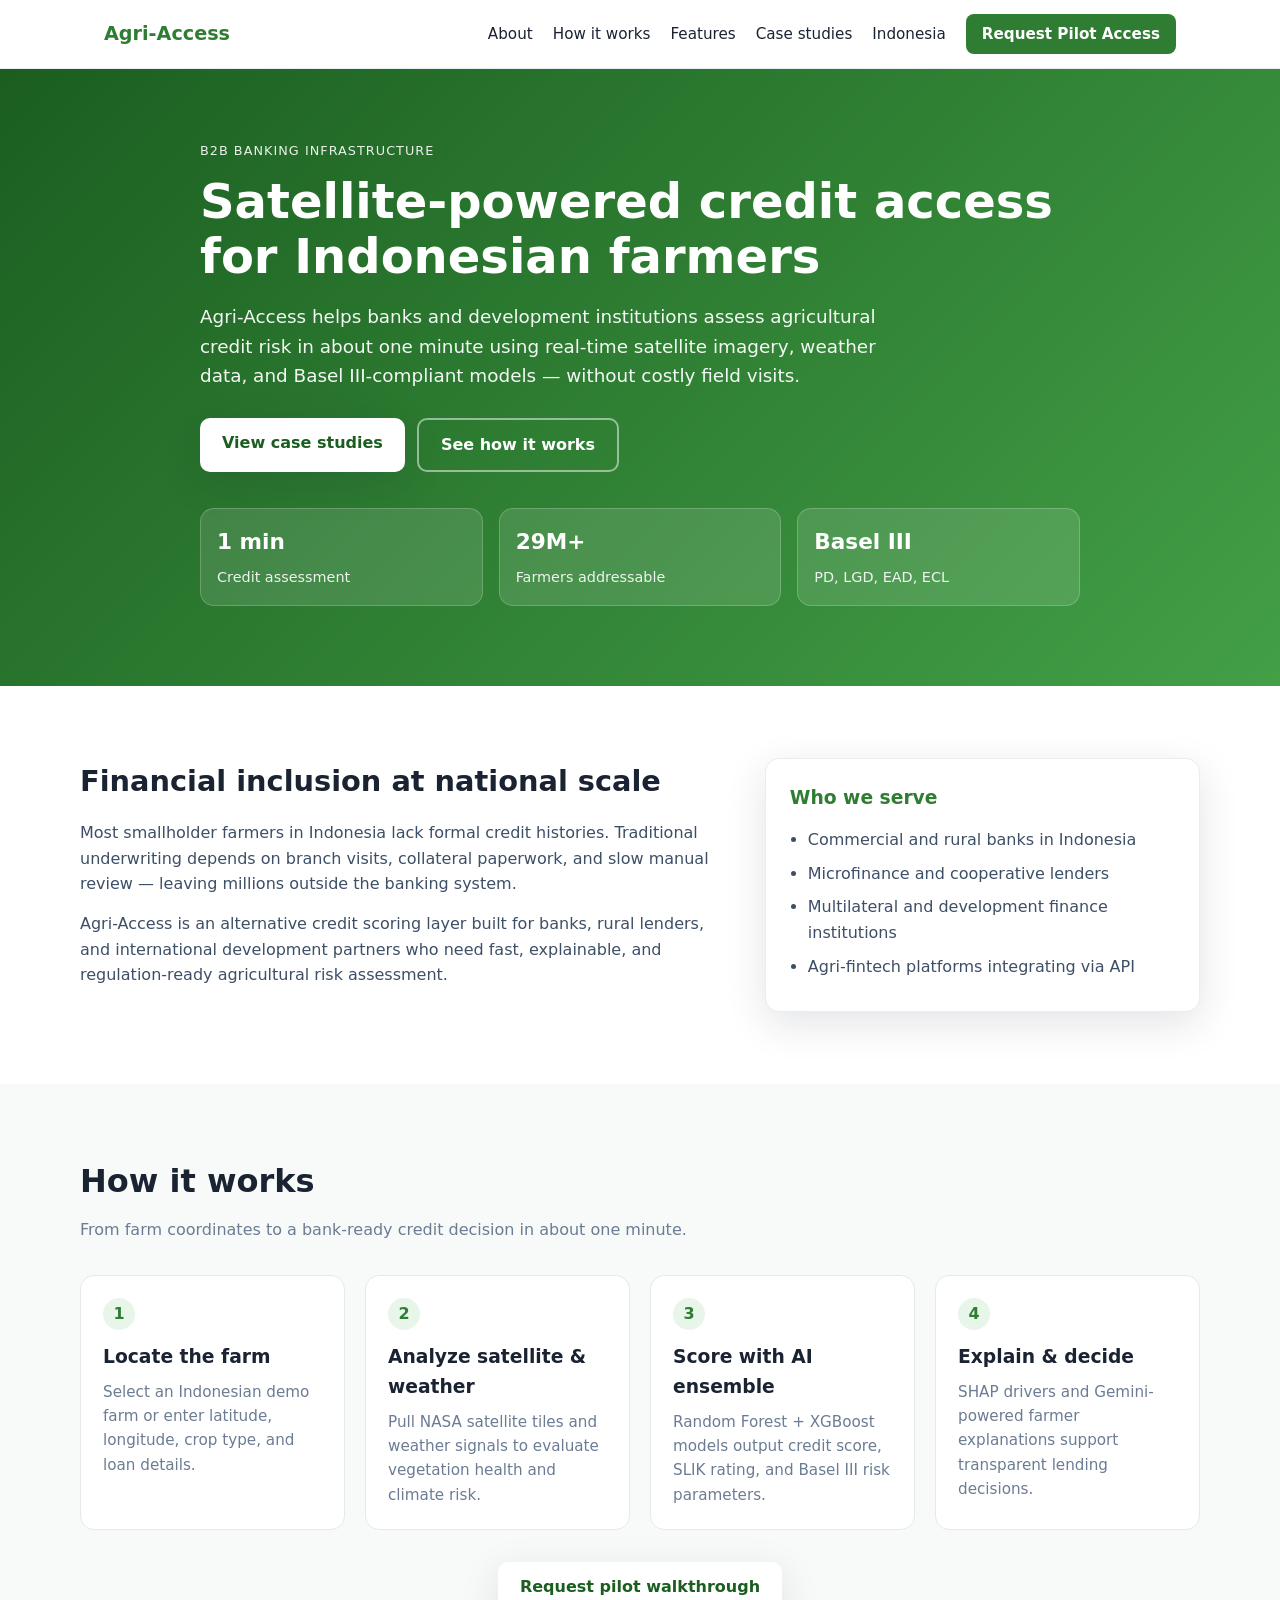
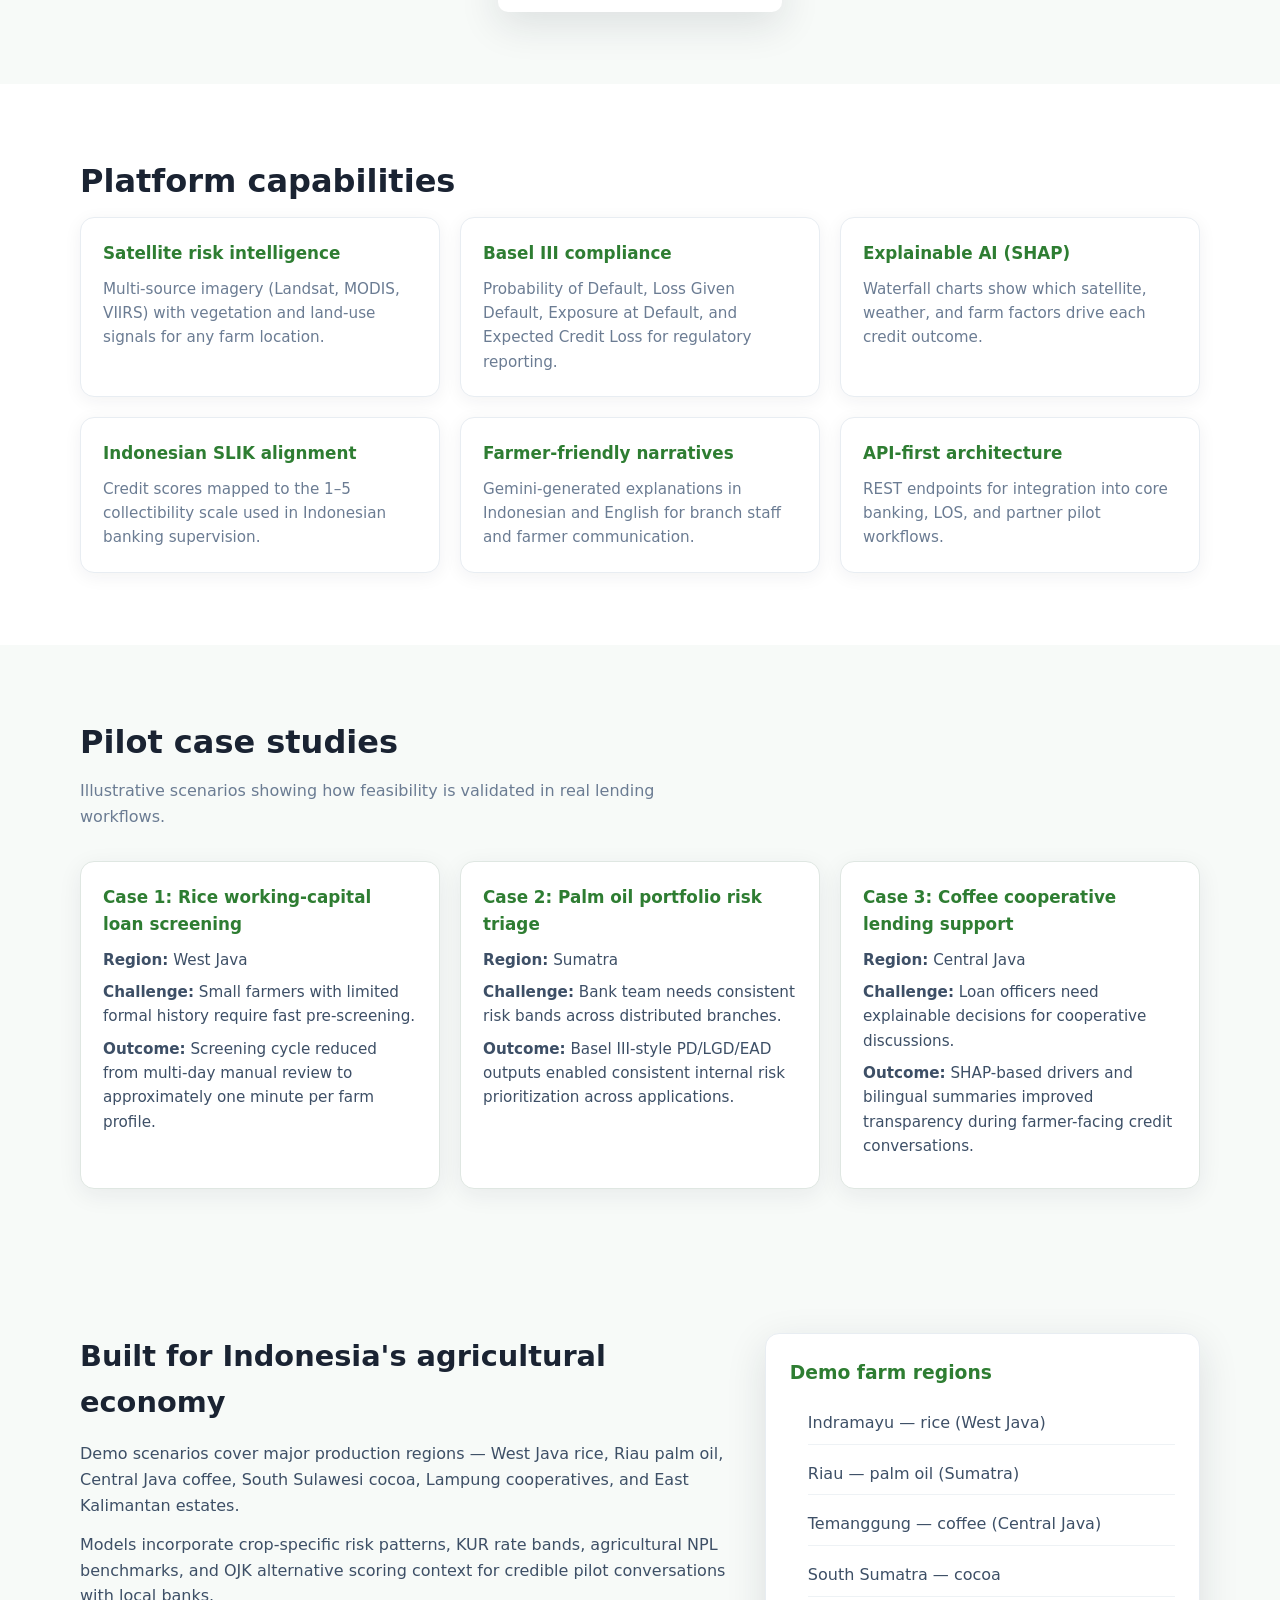
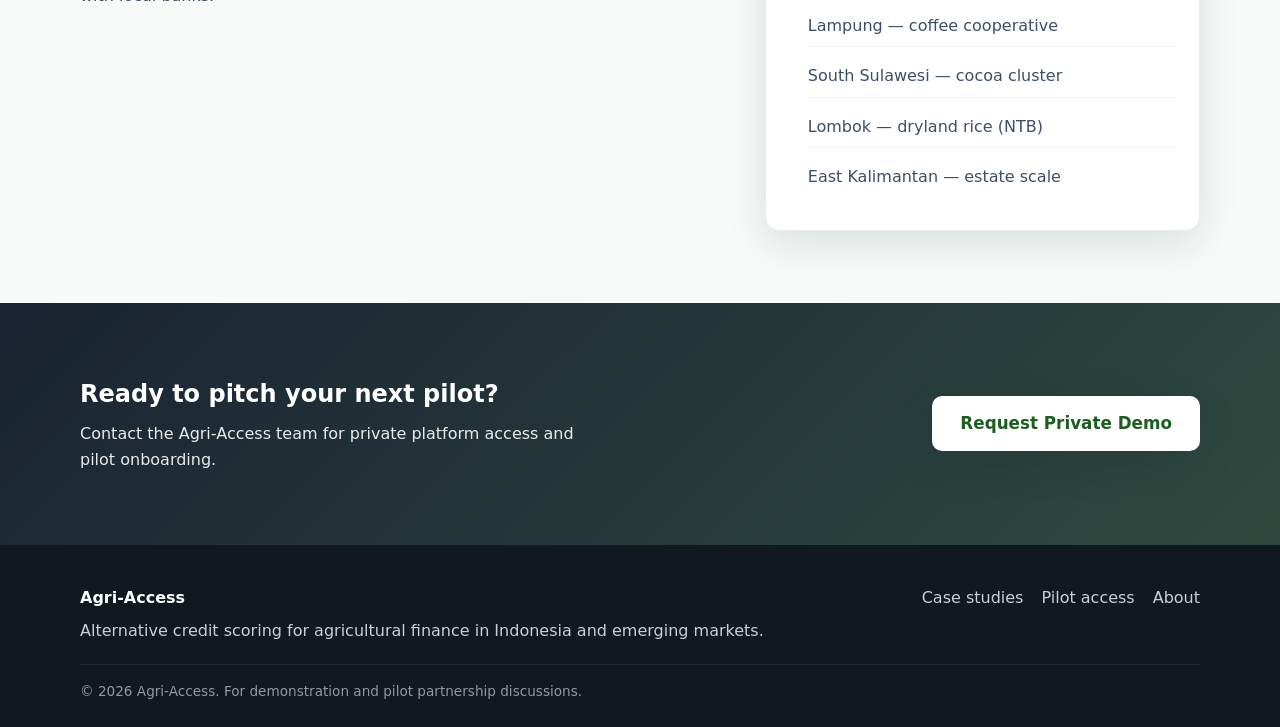
<file: home.html>
<!DOCTYPE html>
<html lang="en">
<head>
    <meta charset="UTF-8">
    <meta name="viewport" content="width=device-width, initial-scale=1.0">
    <meta name="description" content="Agri-Access uses satellite imagery and AI to deliver Basel III-compliant agricultural credit scoring for Indonesian banks and development finance institutions.">
    <title>Agri-Access | Satellite Credit Intelligence for Agriculture</title>
    <link rel="stylesheet" href="landing.css">
</head>
<body>
    <nav class="site-nav">
        <div class="nav-inner">
            <a class="brand" href="/">Agri-Access</a>
            <div class="nav-links">
                <a href="#about">About</a>
                <a href="#how-it-works">How it works</a>
                <a href="#features">Features</a>
                <a href="#case-studies">Case studies</a>
                <a href="#indonesia">Indonesia</a>
                <a class="nav-cta" href="#contact">Request Pilot Access</a>
            </div>
        </div>
    </nav>

    <header class="hero">
        <div class="hero-inner">
            <p class="eyebrow">B2B Banking Infrastructure</p>
            <h1>Satellite-powered credit access for Indonesian farmers</h1>
            <p class="hero-lead">
                Agri-Access helps banks and development institutions assess agricultural credit risk in about one minute
                using real-time satellite imagery, weather data, and Basel III-compliant models — without costly field visits.
            </p>
            <div class="hero-actions">
                <a class="btn btn-primary" href="#case-studies">View case studies</a>
                <a class="btn btn-secondary" href="#how-it-works">See how it works</a>
            </div>
            <div class="hero-stats">
                <div class="stat">
                    <strong>1 min</strong>
                    <span>Credit assessment</span>
                </div>
                <div class="stat">
                    <strong>29M+</strong>
                    <span>Farmers addressable</span>
                </div>
                <div class="stat">
                    <strong>Basel III</strong>
                    <span>PD, LGD, EAD, ECL</span>
                </div>
            </div>
        </div>
    </header>

    <section id="about" class="section">
        <div class="section-inner two-col">
            <div>
                <h2>Financial inclusion at national scale</h2>
                <p>
                    Most smallholder farmers in Indonesia lack formal credit histories. Traditional underwriting depends on
                    branch visits, collateral paperwork, and slow manual review — leaving millions outside the banking system.
                </p>
                <p>
                    Agri-Access is an alternative credit scoring layer built for banks, rural lenders, and international
                    development partners who need fast, explainable, and regulation-ready agricultural risk assessment.
                </p>
            </div>
            <div class="card highlight-card">
                <h3>Who we serve</h3>
                <ul>
                    <li>Commercial and rural banks in Indonesia</li>
                    <li>Microfinance and cooperative lenders</li>
                    <li>Multilateral and development finance institutions</li>
                    <li>Agri-fintech platforms integrating via API</li>
                </ul>
            </div>
        </div>
    </section>

    <section id="how-it-works" class="section section-alt">
        <div class="section-inner">
            <h2 class="section-title">How it works</h2>
            <p class="section-subtitle">From farm coordinates to a bank-ready credit decision in about one minute.</p>
            <div class="steps">
                <article class="step">
                    <span class="step-num">1</span>
                    <h3>Locate the farm</h3>
                    <p>Select an Indonesian demo farm or enter latitude, longitude, crop type, and loan details.</p>
                </article>
                <article class="step">
                    <span class="step-num">2</span>
                    <h3>Analyze satellite &amp; weather</h3>
                    <p>Pull NASA satellite tiles and weather signals to evaluate vegetation health and climate risk.</p>
                </article>
                <article class="step">
                    <span class="step-num">3</span>
                    <h3>Score with AI ensemble</h3>
                    <p>Random Forest + XGBoost models output credit score, SLIK rating, and Basel III risk parameters.</p>
                </article>
                <article class="step">
                    <span class="step-num">4</span>
                    <h3>Explain &amp; decide</h3>
                    <p>SHAP drivers and Gemini-powered farmer explanations support transparent lending decisions.</p>
                </article>
            </div>
            <div class="section-cta">
                <a class="btn btn-primary" href="#contact">Request pilot walkthrough</a>
            </div>
        </div>
    </section>

    <section id="features" class="section">
        <div class="section-inner">
            <h2 class="section-title">Platform capabilities</h2>
            <div class="feature-grid">
                <article class="feature-card">
                    <h3>Satellite risk intelligence</h3>
                    <p>Multi-source imagery (Landsat, MODIS, VIIRS) with vegetation and land-use signals for any farm location.</p>
                </article>
                <article class="feature-card">
                    <h3>Basel III compliance</h3>
                    <p>Probability of Default, Loss Given Default, Exposure at Default, and Expected Credit Loss for regulatory reporting.</p>
                </article>
                <article class="feature-card">
                    <h3>Explainable AI (SHAP)</h3>
                    <p>Waterfall charts show which satellite, weather, and farm factors drive each credit outcome.</p>
                </article>
                <article class="feature-card">
                    <h3>Indonesian SLIK alignment</h3>
                    <p>Credit scores mapped to the 1–5 collectibility scale used in Indonesian banking supervision.</p>
                </article>
                <article class="feature-card">
                    <h3>Farmer-friendly narratives</h3>
                    <p>Gemini-generated explanations in Indonesian and English for branch staff and farmer communication.</p>
                </article>
                <article class="feature-card">
                    <h3>API-first architecture</h3>
                    <p>REST endpoints for integration into core banking, LOS, and partner pilot workflows.</p>
                </article>
            </div>
        </div>
    </section>

    <section id="case-studies" class="section section-alt">
        <div class="section-inner">
            <h2 class="section-title">Pilot case studies</h2>
            <p class="section-subtitle">Illustrative scenarios showing how feasibility is validated in real lending workflows.</p>
            <div class="case-grid">
                <article class="case-card">
                    <h3>Case 1: Rice working-capital loan screening</h3>
                    <p><strong>Region:</strong> West Java</p>
                    <p><strong>Challenge:</strong> Small farmers with limited formal history require fast pre-screening.</p>
                    <p><strong>Outcome:</strong> Screening cycle reduced from multi-day manual review to approximately one minute per farm profile.</p>
                </article>
                <article class="case-card">
                    <h3>Case 2: Palm oil portfolio risk triage</h3>
                    <p><strong>Region:</strong> Sumatra</p>
                    <p><strong>Challenge:</strong> Bank team needs consistent risk bands across distributed branches.</p>
                    <p><strong>Outcome:</strong> Basel III-style PD/LGD/EAD outputs enabled consistent internal risk prioritization across applications.</p>
                </article>
                <article class="case-card">
                    <h3>Case 3: Coffee cooperative lending support</h3>
                    <p><strong>Region:</strong> Central Java</p>
                    <p><strong>Challenge:</strong> Loan officers need explainable decisions for cooperative discussions.</p>
                    <p><strong>Outcome:</strong> SHAP-based drivers and bilingual summaries improved transparency during farmer-facing credit conversations.</p>
                </article>
            </div>
        </div>
    </section>

    <section id="indonesia" class="section section-alt">
        <div class="section-inner two-col">
            <div>
                <h2>Built for Indonesia's agricultural economy</h2>
                <p>
                    Demo scenarios cover major production regions — West Java rice, Riau palm oil, Central Java coffee,
                    South Sulawesi cocoa, Lampung cooperatives, and East Kalimantan estates.
                </p>
                <p>
                    Models incorporate crop-specific risk patterns, KUR rate bands, agricultural NPL benchmarks, and
                    OJK alternative scoring context for credible pilot conversations with local banks.
                </p>
            </div>
            <div class="card region-card">
                <h3>Demo farm regions</h3>
                <ul class="region-list">
                    <li>Indramayu — rice (West Java)</li>
                    <li>Riau — palm oil (Sumatra)</li>
                    <li>Temanggung — coffee (Central Java)</li>
                    <li>South Sumatra — cocoa</li>
                    <li>Lampung — coffee cooperative</li>
                    <li>South Sulawesi — cocoa cluster</li>
                    <li>Lombok — dryland rice (NTB)</li>
                    <li>East Kalimantan — estate scale</li>
                </ul>
            </div>
        </div>
    </section>

    <section id="contact" class="section demo-banner">
        <div class="section-inner demo-banner-inner">
            <div>
                <h2>Ready to pitch your next pilot?</h2>
                <p>Contact the Agri-Access team for private platform access and pilot onboarding.</p>
            </div>
            <a class="btn btn-primary btn-large" href="mailto:hmchungah@connect.ust.hk?cc=owenchung03@gmail.com&subject=Agri-Access%20Private%20Demo%20Request">Request Private Demo</a>
        </div>
    </section>

    <footer class="site-footer">
        <div class="footer-inner">
            <div>
                <strong>Agri-Access</strong>
                <p>Alternative credit scoring for agricultural finance in Indonesia and emerging markets.</p>
            </div>
            <div class="footer-links">
                <a href="#case-studies">Case studies</a>
                <a href="#contact">Pilot access</a>
                <a href="#about">About</a>
            </div>
        </div>
        <p class="footer-copy">&copy; 2026 Agri-Access. For demonstration and pilot partnership discussions.</p>
    </footer>
</body>
</html>
</file>
<file: landing.css>
:root {
    --green-900: #1b5e20;
    --green-700: #2e7d32;
    --green-500: #43a047;
    --green-100: #e8f5e9;
    --slate-900: #1a2332;
    --slate-700: #3d4f66;
    --slate-500: #6b7c93;
    --white: #ffffff;
    --shadow: 0 12px 40px rgba(26, 35, 50, 0.12);
    --radius: 14px;
}

* {
    box-sizing: border-box;
    margin: 0;
    padding: 0;
}

body {
    font-family: "Segoe UI", system-ui, -apple-system, sans-serif;
    color: var(--slate-900);
    background: var(--white);
    line-height: 1.6;
}

a {
    color: inherit;
    text-decoration: none;
}

.site-nav {
    position: sticky;
    top: 0;
    z-index: 100;
    background: rgba(255, 255, 255, 0.95);
    backdrop-filter: blur(8px);
    border-bottom: 1px solid #e8edf2;
}

.nav-inner {
    max-width: 1120px;
    margin: 0 auto;
    padding: 14px 24px;
    display: flex;
    align-items: center;
    justify-content: space-between;
    gap: 16px;
}

.brand {
    font-weight: 700;
    font-size: 1.2rem;
    color: var(--green-700);
}

.nav-links {
    display: flex;
    align-items: center;
    gap: 20px;
    flex-wrap: wrap;
    font-size: 0.95rem;
}

.nav-links a:hover {
    color: var(--green-700);
}

.nav-cta {
    background: var(--green-700);
    color: var(--white) !important;
    padding: 8px 16px;
    border-radius: 8px;
    font-weight: 600;
}

.nav-cta:hover {
    background: var(--green-900);
}

.hero {
    background: linear-gradient(135deg, var(--green-900) 0%, var(--green-500) 100%);
    color: var(--white);
    padding: 72px 24px 80px;
}

.hero-inner {
    max-width: 880px;
    margin: 0 auto;
}

.eyebrow {
    text-transform: uppercase;
    letter-spacing: 0.08em;
    font-size: 0.8rem;
    opacity: 0.9;
    margin-bottom: 12px;
}

.hero h1 {
    font-size: clamp(2rem, 5vw, 3rem);
    line-height: 1.15;
    margin-bottom: 18px;
}

.hero-lead {
    font-size: 1.15rem;
    opacity: 0.95;
    max-width: 720px;
}

.hero-actions {
    display: flex;
    flex-wrap: wrap;
    gap: 12px;
    margin: 28px 0 36px;
}

.btn {
    display: inline-block;
    padding: 12px 22px;
    border-radius: 10px;
    font-weight: 600;
    transition: transform 0.15s ease, box-shadow 0.15s ease;
}

.btn:hover {
    transform: translateY(-1px);
}

.btn-primary {
    background: var(--white);
    color: var(--green-900);
    box-shadow: var(--shadow);
}

.btn-secondary {
    border: 2px solid rgba(255, 255, 255, 0.5);
    color: var(--white);
}

.btn-large {
    padding: 14px 28px;
    font-size: 1.05rem;
}

.hero-stats {
    display: grid;
    grid-template-columns: repeat(auto-fit, minmax(160px, 1fr));
    gap: 16px;
    margin-top: 12px;
}

.stat {
    background: rgba(255, 255, 255, 0.12);
    border: 1px solid rgba(255, 255, 255, 0.2);
    border-radius: var(--radius);
    padding: 16px;
}

.stat strong {
    display: block;
    font-size: 1.35rem;
    margin-bottom: 4px;
}

.stat span {
    font-size: 0.9rem;
    opacity: 0.9;
}

.section {
    padding: 72px 24px;
}

.section-alt {
    background: #f7faf8;
}

.section-inner {
    max-width: 1120px;
    margin: 0 auto;
}

.section-title {
    font-size: 2rem;
    margin-bottom: 10px;
    color: var(--slate-900);
}

.section-subtitle {
    color: var(--slate-500);
    margin-bottom: 32px;
    max-width: 640px;
}

.two-col {
    display: grid;
    grid-template-columns: 1.2fr 0.8fr;
    gap: 32px;
    align-items: start;
}

.two-col h2 {
    font-size: 1.8rem;
    margin-bottom: 16px;
}

.two-col p {
    color: var(--slate-700);
    margin-bottom: 14px;
}

.card {
    background: var(--white);
    border-radius: var(--radius);
    padding: 24px;
    box-shadow: var(--shadow);
    border: 1px solid #e8edf2;
}

.highlight-card h3,
.region-card h3 {
    margin-bottom: 14px;
    color: var(--green-700);
}

.card ul {
    padding-left: 18px;
    color: var(--slate-700);
}

.card li {
    margin-bottom: 8px;
}

.steps {
    display: grid;
    grid-template-columns: repeat(auto-fit, minmax(220px, 1fr));
    gap: 20px;
}

.step {
    background: var(--white);
    border-radius: var(--radius);
    padding: 22px;
    border: 1px solid #e3ebe4;
}

.step-num {
    display: inline-flex;
    align-items: center;
    justify-content: center;
    width: 32px;
    height: 32px;
    border-radius: 50%;
    background: var(--green-100);
    color: var(--green-700);
    font-weight: 700;
    margin-bottom: 12px;
}

.step h3 {
    margin-bottom: 8px;
}

.step p {
    color: var(--slate-500);
    font-size: 0.95rem;
}

.section-cta {
    margin-top: 32px;
    text-align: center;
}

.feature-grid {
    display: grid;
    grid-template-columns: repeat(auto-fit, minmax(280px, 1fr));
    gap: 20px;
}

.case-grid {
    display: grid;
    grid-template-columns: repeat(auto-fit, minmax(280px, 1fr));
    gap: 20px;
}

.case-card {
    background: var(--white);
    border: 1px solid #dfe7e2;
    border-radius: var(--radius);
    padding: 22px;
    box-shadow: 0 6px 24px rgba(26, 35, 50, 0.07);
}

.case-card h3 {
    color: var(--green-700);
    margin-bottom: 10px;
    font-size: 1.05rem;
}

.case-card p {
    color: var(--slate-700);
    font-size: 0.95rem;
    margin-bottom: 8px;
}

.feature-card {
    background: var(--white);
    border: 1px solid #e8edf2;
    border-radius: var(--radius);
    padding: 22px;
    box-shadow: 0 4px 18px rgba(26, 35, 50, 0.06);
}

.feature-card h3 {
    color: var(--green-700);
    margin-bottom: 10px;
    font-size: 1.05rem;
}

.feature-card p {
    color: var(--slate-500);
    font-size: 0.95rem;
}

.region-list {
    list-style: none;
    padding: 0;
}

.region-list li {
    padding: 8px 0;
    border-bottom: 1px solid #eef2f5;
}

.region-list li:last-child {
    border-bottom: none;
}

.demo-banner {
    background: linear-gradient(135deg, #1a2332 0%, #2e4a3f 100%);
    color: var(--white);
}

.demo-banner-inner {
    display: flex;
    align-items: center;
    justify-content: space-between;
    gap: 24px;
    flex-wrap: wrap;
}

.demo-banner h2 {
    margin-bottom: 8px;
}

.demo-banner p {
    opacity: 0.9;
    max-width: 520px;
}

.site-footer {
    background: #111820;
    color: #c5d0dc;
    padding: 40px 24px 24px;
}

.footer-inner {
    max-width: 1120px;
    margin: 0 auto 20px;
    display: flex;
    justify-content: space-between;
    gap: 24px;
    flex-wrap: wrap;
}

.footer-inner strong {
    color: var(--white);
    display: block;
    margin-bottom: 8px;
}

.footer-links {
    display: flex;
    gap: 18px;
    align-items: flex-start;
}

.footer-links a:hover {
    color: var(--white);
}

.footer-copy {
    max-width: 1120px;
    margin: 0 auto;
    font-size: 0.85rem;
    opacity: 0.7;
    border-top: 1px solid #2a3544;
    padding-top: 16px;
}

@media (max-width: 768px) {
    .nav-links a:not(.nav-cta) {
        display: none;
    }

    .two-col {
        grid-template-columns: 1fr;
    }

    .hero {
        padding-top: 48px;
    }
}
</file>
